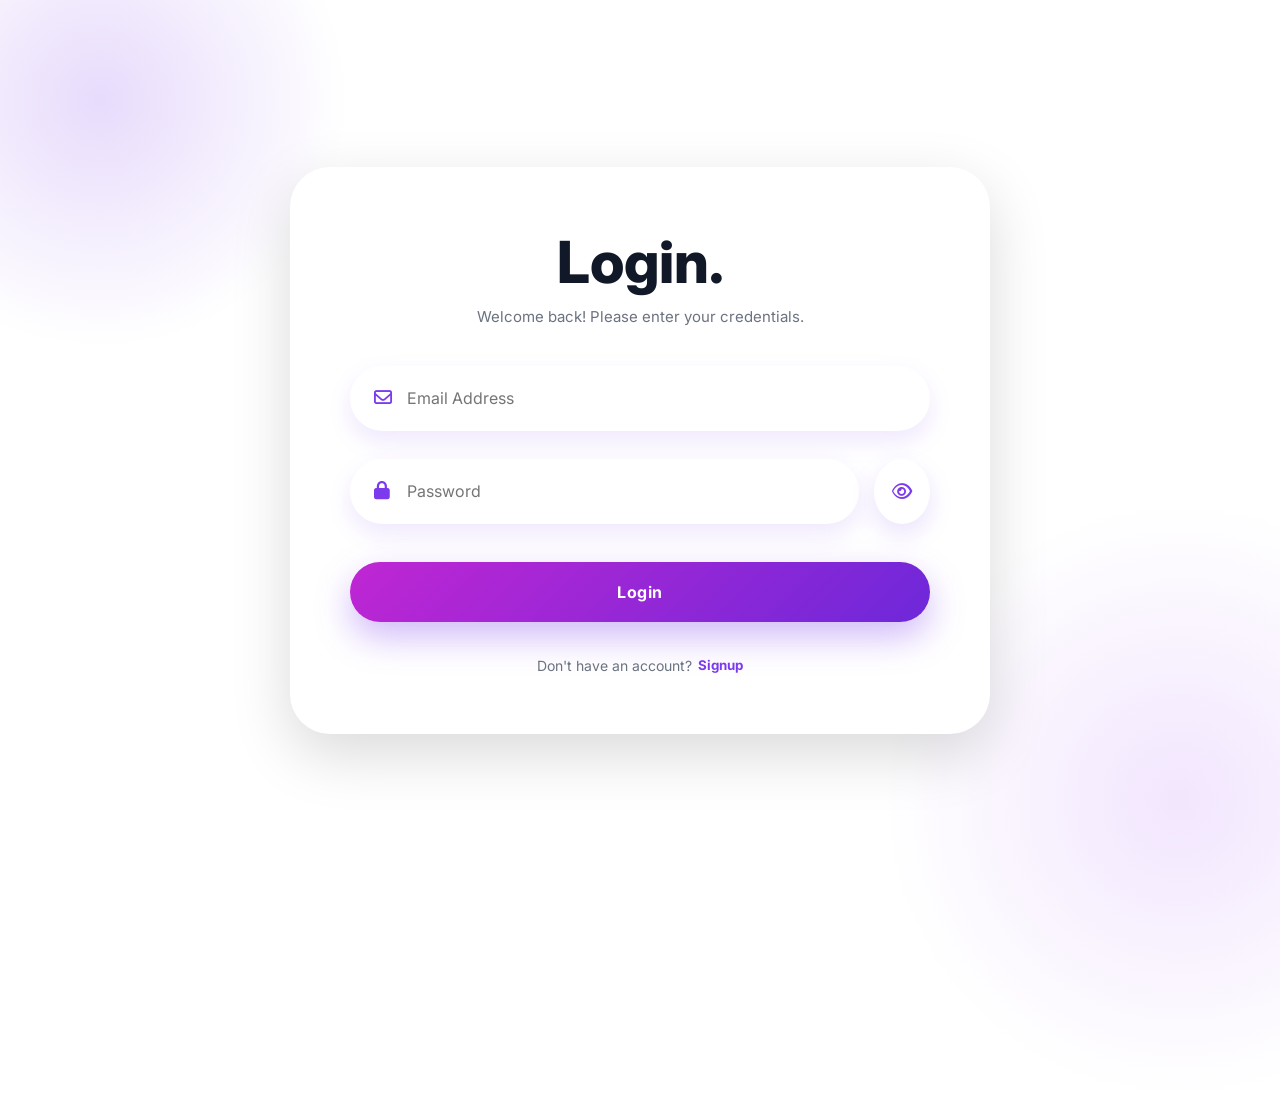
<file: auth.html>
<!DOCTYPE html>
<html lang="en">
<head>
  <meta charset="utf-8">
  <meta name="viewport" content="width=device-width,initial-scale=1">
  <title>Auth - FinalShoot</title>
  <link rel="stylesheet" href="auth.css">
  <link href="https://fonts.googleapis.com/css2?family=Geologica:wght@400;700;800&family=Inter:wght@300;400;700&display=swap" rel="stylesheet">
  <link rel="stylesheet" href="https://cdnjs.cloudflare.com/ajax/libs/font-awesome/6.7.2/css/all.min.css">
</head>
<body>
  <main class="auth-page">
    <section class="auth-left">
      <header class="auth-header">
        <div class="brand">FINALSHOOT!</div>
      </header>

      <div class="auth-body">

  <!-- LOGIN -->
  <form id="loginForm" class="auth-form active" autocomplete="off">

    <h1 class="auth-title">Login.</h1>
    <p class="auth-sub">
      Welcome back! Please enter your credentials.
    </p>

    <div class="field">

      <div class="input-box">
        <i class="fa-regular fa-envelope"></i>

        <input
          type="email"
          name="email"
          placeholder="Email Address"
          required>
      </div>

    </div>

    <div class="field">

      <div class="pw-wrap">

        <div class="input-box">

          <i class="fa-solid fa-lock"></i>

          <input
            id="loginPassword"
            type="password"
            name="password"
            placeholder="Password"
            required>

        </div>

        <button
          type="button"
          class="pw-toggle"
          data-target="loginPassword">

          <i class="fa-regular fa-eye"></i>

        </button>

      </div>

    </div>

    <button class="btn primary" type="submit">
      Login
    </button>

    <div class="auth-aux">
      <span>Don't have an account?</span>

      <button
        type="button"
        class="switch-form"
        data-target="signup">

        Signup

      </button>
    </div>

  </form>



  <!-- SIGNUP -->
  <form id="signupForm" class="auth-form" autocomplete="off">

    <h1 class="auth-title">Create Account</h1>

    <p class="auth-sub">
      Create your account and join the fun.
    </p>

    <div class="field">

      <div class="input-box">

        <i class="fa-regular fa-user"></i>

        <input
          type="text"
          name="name"
          placeholder="Full Name"
          required>

      </div>

    </div>

    <div class="field">

      <div class="input-box">

        <i class="fa-regular fa-envelope"></i>

        <input
          type="email"
          name="email"
          placeholder="Email Address"
          required>

      </div>

    </div>

    <div class="field">

      <div class="pw-wrap">

        <div class="input-box">

          <i class="fa-solid fa-lock"></i>

          <input
            id="signupPassword"
            type="password"
            name="password"
            placeholder="Create Password"
            required>

        </div>

        <button
          type="button"
          class="pw-toggle"
          data-target="signupPassword">

          <i class="fa-regular fa-eye"></i>

        </button>

      </div>

    </div>

    <button class="btn primary" type="submit">
      Create Account
    </button>

    <div class="auth-aux">

      <span>Already have an account?</span>

      <button
        type="button"
        class="switch-form"
        data-target="login">

        Login

      </button>

    </div>

  </form>

</div>

    </section>

  </main>

  <script src="auth.js"></script>
</body>
</html>
</file>
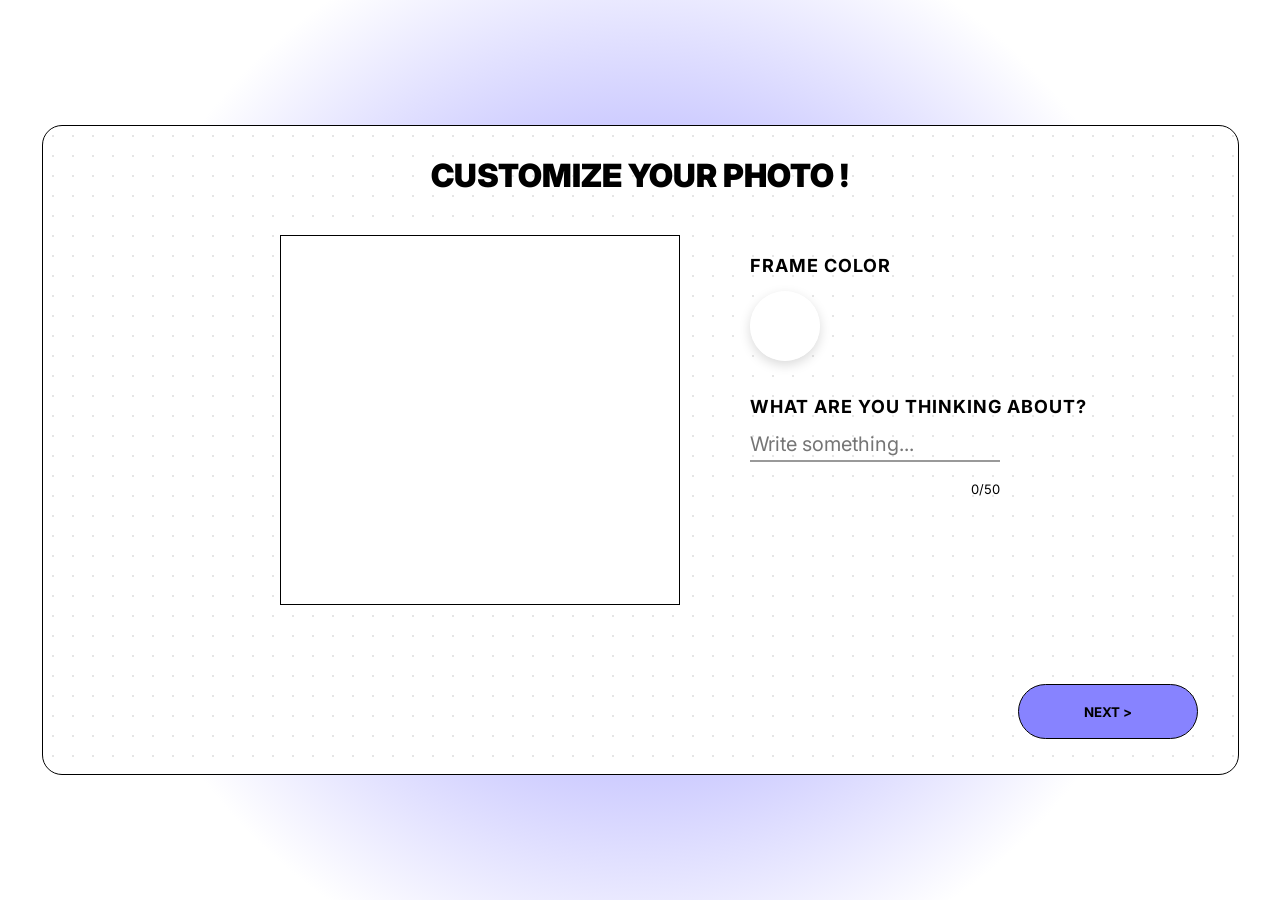
<file: codingcustom/custom.html>
<!DOCTYPE html>
<html lang="en">

<head>

    <meta charset="UTF-8">
    <meta name="viewport"
          content="width=device-width, initial-scale=1.0">

    <title>Customize Photo</title>

    <link rel="stylesheet"
          href="custom.css">

    <link rel="preconnect"
          href="https://fonts.googleapis.com">

    <link rel="preconnect"
          href="https://fonts.gstatic.com"
          crossorigin>

    <link href="https://fonts.googleapis.com/css2?family=Inter:wght@100..900&display=swap"
          rel="stylesheet">
    
    <link href="https://fonts.googleapis.com/css2?family=Inter:wght@100..900&family=Pixelify+Sans:wght@400;500;600&display=swap"
      rel="stylesheet">

</head>

<body>

    <div class="custom-box">

        <h1>CUSTOMIZE YOUR PHOTO !</h1>

        <div class="content">

            <!-- PREVIEW -->

            <div class="preview-section">

                <div class="frame-card">

                    <div id="framePreview"></div>

                    <div id="captionPreview"></div>
                    
                </div>
            </div>

            <!-- SETTINGS -->

            <div class="setting-section">

                <label class="caption-label">
                    FRAME COLOR
                </label>

                <input type="color"
                       id="frameColor"
                       value="#ffffff"
                >

                <label class="caption-label">
                    WHAT ARE YOU THINKING ABOUT?
                </label>

                <input type="text"
                    id="captionInput"
                    maxlength="50"
                    placeholder="Write something..."
                >

                <div id="counter">
                    0/50
                </div>

            </div>
            

        </div>

        <button class="next-btn">
            NEXT >
        </button>

    </div>

    <script src="https://html2canvas.hertzen.com/dist/html2canvas.min.js"></script>
    <script src="custom.js"></script>

</body>
</html>
</file>
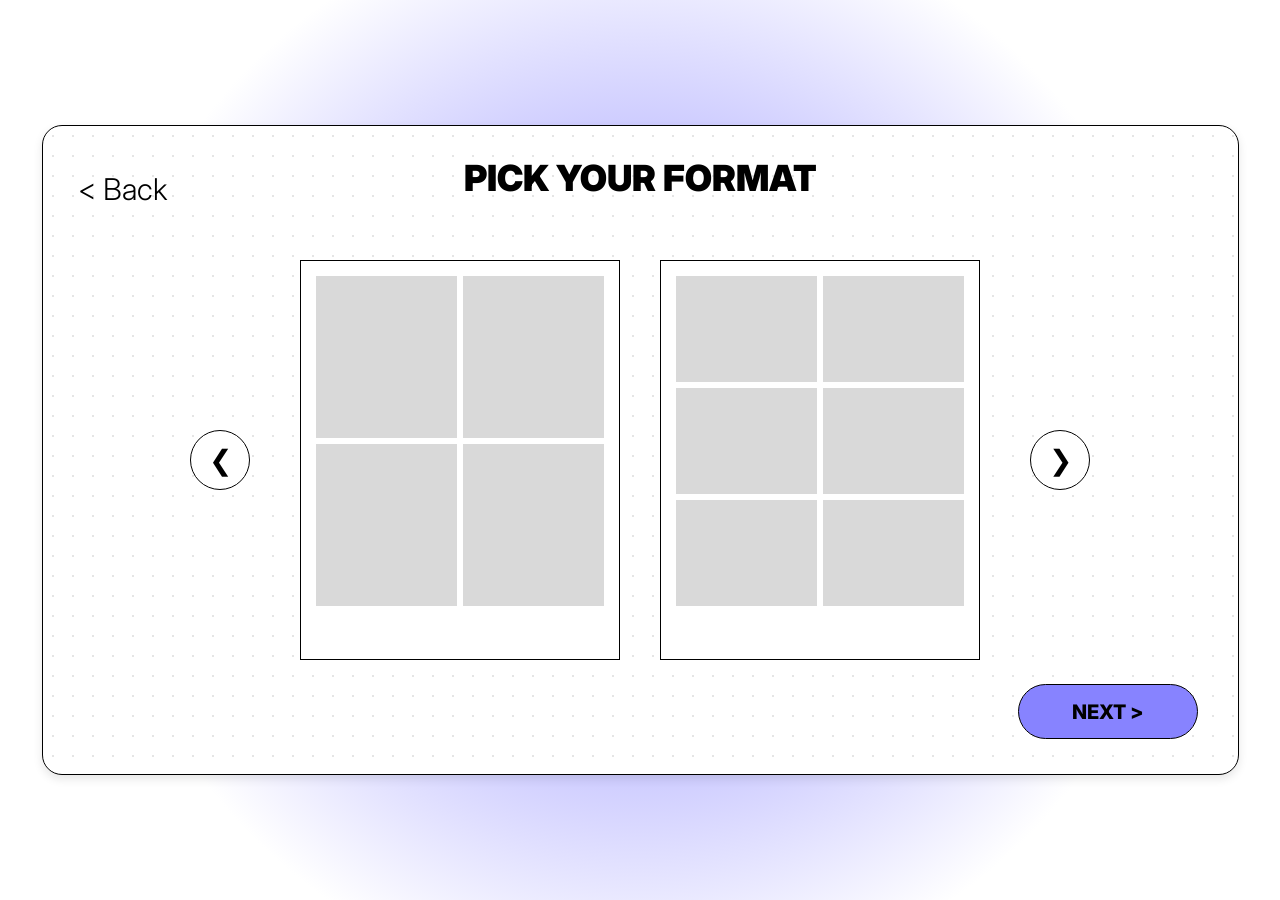
<file: codingframe/frame.html>
<!DOCTYPE html>
<html lang="en">

<head>

    <meta charset="UTF-8">
    <meta name="viewport" content="width=device-width, initial-scale=1.0">

    <title>Choose Frame</title>

    <link rel="stylesheet" href="frame.css">

    <link rel="preconnect" href="https://fonts.googleapis.com">
    <link rel="preconnect" href="https://fonts.gstatic.com" crossorigin>

    <link href="https://fonts.googleapis.com/css2?family=Inter:wght@100..900&display=swap" rel="stylesheet">

</head>

<body>

    <div class="frame-box">

        <!-- BACK -->
        <button class="back-btn">
            &lt; Back
        </button>

        <!-- TITLE -->
        <h1>PICK YOUR FORMAT</h1>

        <!-- CAROUSEL -->
        <div class="carousel-container">

            <!-- LEFT -->
            <button class="arrow-btn left" id="prevBtn">
                &#10094;
            </button>

            <div class="carousel-wrapper">

                <div class="carousel" id="carousel">

                    <!-- ==================== -->
                    <!-- PAGE 1 -->
                    <!-- ==================== -->

                    <div class="carousel-page">

                        <!-- 2x2 -->

                        <div class="frame-card a5-card" data-frame="2x2">

                            <div class="frame-preview frame-2x2">

                                <div></div>
                                <div></div>
                                <div></div>
                                <div></div>

                            </div>

                        </div>

                        <!-- 2x3 -->

                        <div class="frame-card a5-card" data-frame="2x3">

                            <div class="frame-preview frame-2x3">

                                <div></div>
                                <div></div>
                                <div></div>
                                <div></div>
                                <div></div>
                                <div></div>

                            </div>

                        </div>

                    </div>

                    <!-- ==================== -->
                    <!-- PAGE 2 -->
                    <!-- ==================== -->

                    <div class="carousel-page">

                        <!-- STRIP 4 -->

                        <div class="frame-card strip-card" data-frame="strip4">

                            <div class="frame-preview frame-strip4">

                                <div></div>
                                <div></div>
                                <div></div>
                                <div></div>

                            </div>

                        </div>

                        <!-- STRIP 3 -->

                        <div class="frame-card strip-card" data-frame="strip3">

                            <div class="frame-preview frame-strip3">

                                <div></div>
                                <div></div>
                                <div></div>

                            </div>

                        </div>

                    </div>

                </div>

            </div>

            <!-- RIGHT -->
            <button class="arrow-btn right" id="nextBtn">
                &#10095;
            </button>

        </div>

        <!-- NEXT -->

        <button class="next-btn" id="nextPageBtn">
            NEXT >
        </button>

    </div>

    <script src="frame.js"></script>

</body>

</html>
</file>
<file: auth.css>
:root{
  --primary:#7c3aed;
  --primary-dark:#5b21b6;
  --text:#111827;
  --muted:#6b7280;
}

*{
  margin:0;
  padding:0;
  box-sizing:border-box;
  font-family:'Inter',sans-serif;
}

body{
  min-height:100vh;
  display:flex;
  justify-content:center;
  align-items:center;

  background:#ffffff;

  overflow:hidden;

  position:relative;
}



body::before,
body::after{
  content:"";

  position:absolute;

  border-radius:50%;

  z-index:0;
}

body::before{
  width:500px;
  height:500px;

  background:
  radial-gradient(
  circle,
  rgba(124,58,237,.18),
  transparent 70%
  );

  top:-150px;
  left:-150px;
}

body::after{
  width:600px;
  height:600px;

  background:
  radial-gradient(
  circle,
  rgba(168,85,247,.15),
  transparent 70%
  );

  bottom:-200px;
  right:-200px;
}

/* layout */
.auth-page{
  width:100%;
  display:flex;
  justify-content:center;
  align-items:center;

  position:relative;
  z-index:2;
}

.auth-left{
  width:100%;
  display:flex;
  justify-content:center;
  align-items:center;
  padding:20px;
}

/* hide logo */
.auth-header{
  display:none;
}

/* card container */
.auth-body{
  width:100%;
  max-width:700px;
}

/* card */
.auth-form{
  display:none;

  background:#fff;

  border-radius:40px;

  padding:60px;

  box-shadow:
  0 20px 60px rgba(0,0,0,.15);

  animation:fadeUp .5s ease;
}

.auth-form.active{
  display:block;
}

/* title */
.auth-title{
  text-align:center;

  font-size:58px;

  font-weight:800;

  color:var(--text);

  margin-bottom:10px;
}

/* subtitle */
.auth-sub{
  text-align:center;

  color:var(--muted);

  margin-bottom:40px;

  font-size:15px;
}

/* fields */
.field{
  margin-bottom:22px;
}

.field-label{
  display:none;
}

/* input */
.auth-form input{
  width:100%;

  height:65px;

  border:none;

  border-radius:50px;

  background:#fff;

  padding:0 25px;

  font-size:16px;

  box-shadow:
  0 10px 25px rgba(124,58,237,.15);

  outline:none;

  transition:.3s;
}

.auth-form input:focus{
  transform:translateY(-2px);

  box-shadow:
  0 0 0 4px rgba(168,85,247,.15),
  0 10px 30px rgba(124,58,237,.25);
}

/* password */
.pw-wrap{
  display:flex;
  gap:15px;
}

.pw-toggle{
  width:65px;
  height:65px;

  border:none;

  border-radius:50%;

  background:white;

  cursor:pointer;

  font-size:20px;

  box-shadow:
  0 10px 25px rgba(124,58,237,.15);

  transition:.3s;
}

.pw-toggle:hover{
  transform:scale(1.05);
}

/* button */
.btn{
  width:100%;

  height:60px;

  border:none;

  border-radius:50px;

  cursor:pointer;

  margin-top:10px;

  transition:.3s;
}

.btn.primary{
  background:
  linear-gradient(
  135deg,
  #c026d3,
  #6d28d9
  );

  color:white;

  font-size:16px;

  font-weight:700;

  letter-spacing:.5px;

  box-shadow:
  0 15px 35px rgba(124,58,237,.35);
}

.btn.primary:hover{
  transform:translateY(-3px);

  box-shadow:
  0 20px 45px rgba(124,58,237,.45);
}

/* bottom text */
.auth-aux{
  margin-top:25px;

  display:flex;

  justify-content:center;

  gap:6px;

  color:var(--muted);

  font-size:14px;
}

.switch-form{
  border:none;

  background:none;

  color:var(--primary);

  font-weight:700;

  cursor:pointer;
}

/* animation */
@keyframes fadeUp{
  from{
    opacity:0;
    transform:translateY(20px);
  }
  to{
    opacity:1;
    transform:translateY(0);
  }
}

/* mobile */
@media(max-width:768px){

  .auth-form{
    padding:35px;
    border-radius:25px;
  }

  .auth-title{
    font-size:42px;
  }

  .auth-form input{
    height:58px;
  }

  .pw-toggle{
    width:58px;
    height:58px;
  }
}

.input-box{
  display:flex;
  align-items:center;
  gap:15px;

  width:100%;

  height:65px;

  padding:0 24px;

  background:white;

  border-radius:50px;

  box-shadow:
  0 10px 25px rgba(124,58,237,.12);
}

.input-box i{
  color:#7c3aed;
  font-size:18px;
  min-width:18px;
}

.input-box input{
  border:none !important;
  box-shadow:none !important;
  background:transparent !important;
  padding:0 !important;
}

.input-box input:focus{
  transform:none !important;
}

.brand{
  font-size:32px;
  font-weight:900;
  letter-spacing:2px;
  color:#6d28d9;
}

.auth-header{
  position:absolute;
  top:40px;
  left:60px;
}

.pw-toggle i{
  color:#7c3aed;
  font-size:18px;
}

.auth-aux{
  margin-top:35px;
}

.field{
  margin-bottom:28px;
}
</file>
<file: codingcustom/custom.css>
*{
    margin:0;
    padding:0;
    box-sizing:border-box;
    font-family:"Inter",sans-serif;
}

body{
    background:radial-gradient(circle,#8783FF 0%,#ffffff 70%);

    height:100vh;

    display:flex;
    justify-content:center;
    align-items:center;
}

.custom-box{
    width:1197px;
    height:650px;

    background:white;

    border-radius:20px;
    border:0.5px solid black;

    position:relative;

    background-image:
    radial-gradient(rgba(0,0,0,0.10) 1px, transparent 1px);

    background-size:20px 20px;
}

h1{
    text-align:center;

    margin-top:30px;

    font-size:32px;
    font-family:"Inter",sans-serif;
    font-weight:1000;
}

.section-title{
    font-size:22px;
    font-weight:700;

    letter-spacing:1px;
}

.content{
    display:flex;
    gap:70px;

    justify-content:center;
    align-items:flex-start;

    margin-top:40px;
}

.preview-section{
    width:400px;
}

.setting-section{
    width:250px;

    display:flex;
    flex-direction:column;

    gap:15px;
}

.caption-label{
    margin-top:20px;

    font-size:18px;
    font-weight:700;

    letter-spacing:1px;
}

#captionInput{
    width:100%;

    border:none;
    border-bottom:2px solid #999;

    background:transparent;

    padding-bottom:4px;

    font-size:20px;

    outline:none;
}

#counter{
    width:100%;

    text-align:right;

    margin-top:4px;

    font-size:13px;

    color:#000000;
}

.caption-label{
    font-size:18px;
    font-weight:700;

    white-space:nowrap;
}

.next-btn{
    position:absolute;

    right:40px;
    bottom:35px;

    width:180px;
    height:55px;

    border-radius:40px;

    background:#8783FF;

    border:1px solid black;

    font-weight:700;

    cursor:pointer;
}

#framePreview img{
    width:100%;
    height:100%;

    object-fit:cover;
}

#framePreview{
    width:100%;
    height:330px;
}

.layout-2x2{
    display:grid;

    grid-template-columns:1fr 1fr;
    grid-template-rows:1fr 1fr;

    gap:6px;
}

.layout-2x3{
    display:grid;

    grid-template-columns:1fr 1fr;
    grid-template-rows:repeat(3,1fr);

    gap:6px;
}

.layout-strip4{
    display:grid;

    grid-template-rows:repeat(4,1fr);

    gap:6px;
}

.layout-strip3{
    display:grid;

    grid-template-rows:repeat(3,1fr);

    gap:6px;
}

.frame-card{
    background:white;

    border:0.5px solid #000000;

    padding:15px;

    display:flex;
    flex-direction:column;

    justify-content:flex-start;

    align-items:center;
}

.a5-card{
    width:320px;
    height:400px;
}

.strip-card{
    width:200px;
    height:400px;
}

.photo-box{
    overflow:hidden;
}

#frameColor{
    width:70px;
    height:70px;

    border:none;

    border-radius:50%;

    overflow:hidden;

    cursor:pointer;

    background:none;

    box-shadow:0 4px 12px rgba(0,0,0,0.15);

    transition:0.3s;
}

#frameColor:hover{
    transform:scale(1.08);
}

#frameColor::-webkit-color-swatch-wrapper{
    padding:0;
}

#frameColor::-webkit-color-swatch{
    border:none;
    border-radius:50%;
}

#captionPreview{
    width:100%;

    margin-top:8px;

    font-family:"Pixelify Sans", sans-serif;

    font-size:10px;

    text-align:right;

    padding-right:5px;

    color:#555;

    overflow-wrap:break-word;
}
</file>
<file: codingframe/frame.css>
*{
    margin:0;
    padding:0;
    box-sizing:border-box;
    font-family:"Inter", sans-serif;
}

body{
    background:radial-gradient(circle, #8783FF 0%, #ffffff 70%);

    height:100vh;

    display:flex;
    justify-content:center;
    align-items:center;
}

.frame-box{
    width:1197px;
    height:650px;

    background:white;

    border-radius:20px;
    border:0.5px solid black;

    box-shadow:0 4px 10px rgba(0,0,0,0.1);

    position:relative;
    overflow:hidden;

    background-image:
    radial-gradient(rgba(0,0,0,0.10) 1px, transparent 1px);

    background-size:20px 20px;
}

/* BACK BUTTON */

.back-btn{
    position:absolute;

    top:45px;
    left:35px;

    background:none;
    border:none;

    font-family:"Inter", sans-serif;
    font-size:30px;
    font-weight:300;

    cursor:pointer;

    color:#000;
}

/* TITLE */

h1{
    text-align:center;

    margin-top:30px;

    font-size:36px;
    font-weight:900;
}

/* CAROUSEL AREA */

.carousel-container{
    display:flex;
    justify-content:center;
    align-items:center;

    gap:30px;

    margin-top:60px;
}

.carousel-wrapper{
    width:720px;
    overflow:hidden;
}

/* CAROUSEL */

.carousel{
    display:flex;

    transition:transform .4s ease;
}

.carousel-page{
    width:720px;

    display:flex;
    justify-content:center;
    align-items:flex-start;

    gap:40px;

    flex-shrink:0;
}

/* CARD */

.frame-card{
    background:white;

    border:0.5px solid #000000;

    padding:15px;

    cursor:pointer;

    transition:.3s;

    flex-shrink:0;
}

.frame-card:hover{
    transform:translateY(-5px);
}

.frame-card.selected{
    border:4px solid #8783FF;
}

/* A5 */

.a5-card{
    width:320px;
    height:400px;
}

/* PHOTO STRIP */

.strip-card{
    width:200px;
    height:400px;
}

.frame-card p{
    text-align:center;

    margin-top:15px;

    font-size:18px;
    font-weight:700;
}

/* PREVIEW */

.frame-preview{
    width:100%;
    height:330px;
}

/* 2x2 */

.frame-2x2{
    display:grid;

    grid-template-columns:1fr 1fr;
    grid-template-rows:1fr 1fr;

    gap:6px;
}

/* 2x3 */

.frame-2x3{
    display:grid;

    grid-template-columns:1fr 1fr;
    grid-template-rows:repeat(3,1fr);

    gap:6px;
}

/* STRIP 4 */

.frame-strip4{
    display:grid;

    grid-template-rows:repeat(4,1fr);

    gap:6px;
}

/* STRIP 3 */

.frame-strip3{
    display:grid;

    grid-template-rows:repeat(3,1fr);

    gap:6px;
}

/* FOTO BOX */

.frame-preview div{
    background:#d9d9d9;
}

/* ARROW */

.arrow-btn{
    width:60px;
    height:60px;

    border-radius:50%;

    border:1px solid black;

    background:white;

    font-size:28px;

    cursor:pointer;

    transition:.3s;
}

.arrow-btn:hover{
    transform:scale(1.08);
}

/* NEXT BUTTON */

.next-btn{
    position:absolute;

    right:40px;
    bottom:35px;

    width:180px;
    height:55px;

    border-radius:40px;

    border:1px solid black;

    background:#8783FF;

    font-size:20px;
    font-weight:800;

    cursor:pointer;

    transition:.3s;
}

.next-btn:hover{
    transform:scale(1.05);
}
</file>
